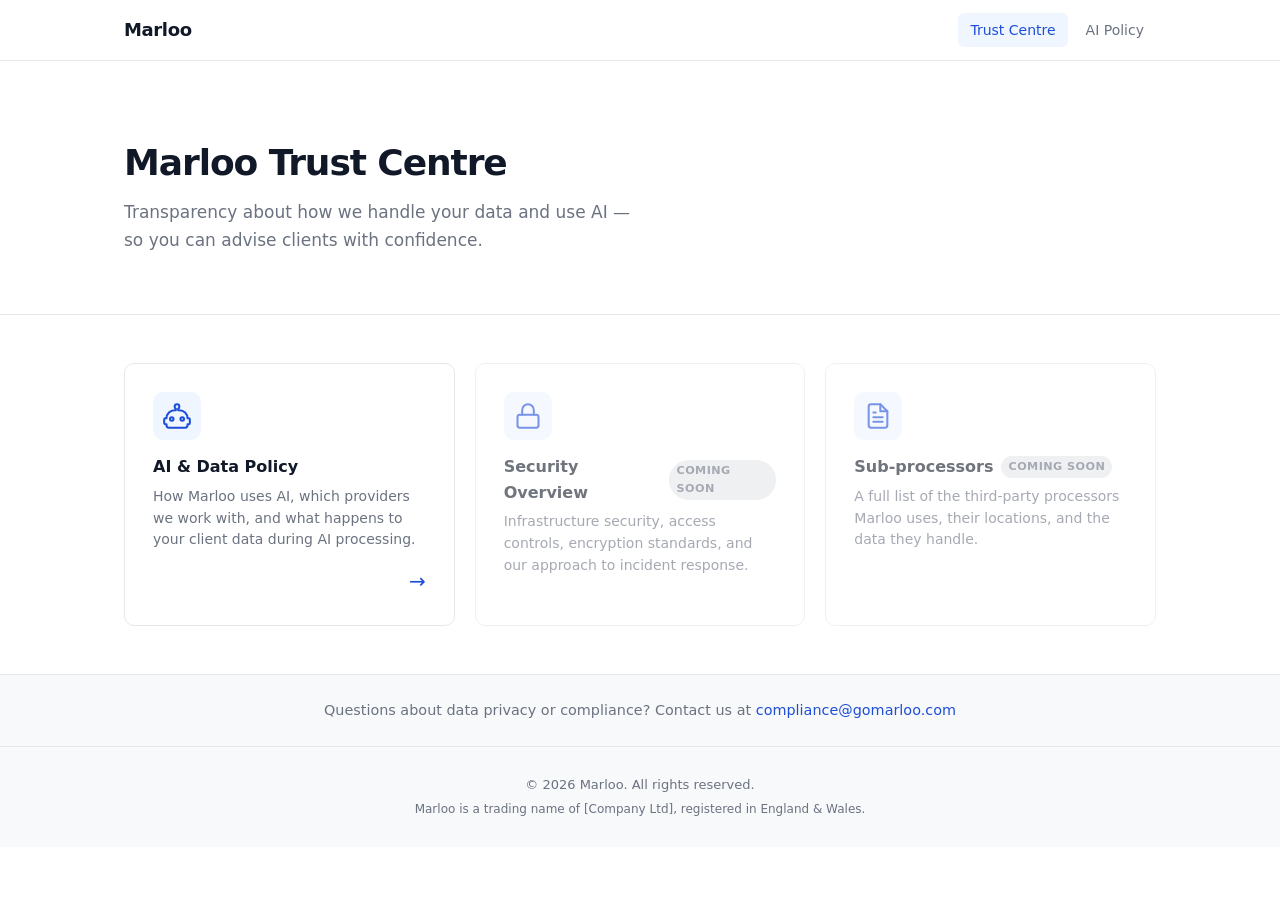
<file: index.html>
<!DOCTYPE html>
<html lang="en">
<head>
  <meta charset="UTF-8">
  <meta name="viewport" content="width=device-width, initial-scale=1.0">
  <title>Marloo Trust Centre</title>
  <link rel="stylesheet" href="styles.css">
</head>
<body>

  <header>
    <div class="container">
      <div class="logo">Marloo</div>
      <nav>
        <a href="index.html" class="active">Trust Centre</a>
        <a href="ai-policy.html">AI Policy</a>
      </nav>
    </div>
  </header>

  <main>
    <section class="hero">
      <div class="container">
        <h1>Marloo Trust Centre</h1>
        <p class="hero-sub">Transparency about how we handle your data and use AI — so you can advise clients with confidence.</p>
      </div>
    </section>

    <section class="cards">
      <div class="container">
        <a href="ai-policy.html" class="card">
          <div class="card-icon">
            <svg xmlns="http://www.w3.org/2000/svg" width="28" height="28" viewBox="0 0 24 24" fill="none" stroke="currentColor" stroke-width="1.75" stroke-linecap="round" stroke-linejoin="round">
              <path d="M12 2a2 2 0 0 1 2 2c0 .74-.4 1.39-1 1.73V7h1a7 7 0 0 1 7 7h1a1 1 0 0 1 1 1v3a1 1 0 0 1-1 1h-1v1a2 2 0 0 1-2 2H5a2 2 0 0 1-2-2v-1H2a1 1 0 0 1-1-1v-3a1 1 0 0 1 1-1h1a7 7 0 0 1 7-7h1V5.73c-.6-.34-1-.99-1-1.73a2 2 0 0 1 2-2z"/>
              <circle cx="7.5" cy="14.5" r="1.5"/>
              <circle cx="16.5" cy="14.5" r="1.5"/>
            </svg>
          </div>
          <div class="card-body">
            <h2>AI &amp; Data Policy</h2>
            <p>How Marloo uses AI, which providers we work with, and what happens to your client data during AI processing.</p>
          </div>
          <div class="card-arrow">→</div>
        </a>

        <div class="card card--coming-soon">
          <div class="card-icon">
            <svg xmlns="http://www.w3.org/2000/svg" width="28" height="28" viewBox="0 0 24 24" fill="none" stroke="currentColor" stroke-width="1.75" stroke-linecap="round" stroke-linejoin="round">
              <rect x="3" y="11" width="18" height="11" rx="2" ry="2"/>
              <path d="M7 11V7a5 5 0 0 1 10 0v4"/>
            </svg>
          </div>
          <div class="card-body">
            <h2>Security Overview <span class="badge">Coming soon</span></h2>
            <p>Infrastructure security, access controls, encryption standards, and our approach to incident response.</p>
          </div>
        </div>

        <div class="card card--coming-soon">
          <div class="card-icon">
            <svg xmlns="http://www.w3.org/2000/svg" width="28" height="28" viewBox="0 0 24 24" fill="none" stroke="currentColor" stroke-width="1.75" stroke-linecap="round" stroke-linejoin="round">
              <path d="M14 2H6a2 2 0 0 0-2 2v16a2 2 0 0 0 2 2h12a2 2 0 0 0 2-2V8z"/>
              <polyline points="14 2 14 8 20 8"/>
              <line x1="16" y1="13" x2="8" y2="13"/>
              <line x1="16" y1="17" x2="8" y2="17"/>
              <polyline points="10 9 9 9 8 9"/>
            </svg>
          </div>
          <div class="card-body">
            <h2>Sub-processors <span class="badge">Coming soon</span></h2>
            <p>A full list of the third-party processors Marloo uses, their locations, and the data they handle.</p>
          </div>
        </div>
      </div>
    </section>

    <section class="contact-strip">
      <div class="container">
        <p>Questions about data privacy or compliance? Contact us at <a href="mailto:compliance@gomarloo.com">compliance@gomarloo.com</a></p>
      </div>
    </section>
  </main>

  <footer>
    <div class="container">
      <p>&copy; 2026 Marloo. All rights reserved.</p>
      <p class="footer-sub">Marloo is a trading name of [Company Ltd], registered in England &amp; Wales.</p>
    </div>
  </footer>

</body>
</html>
</file>
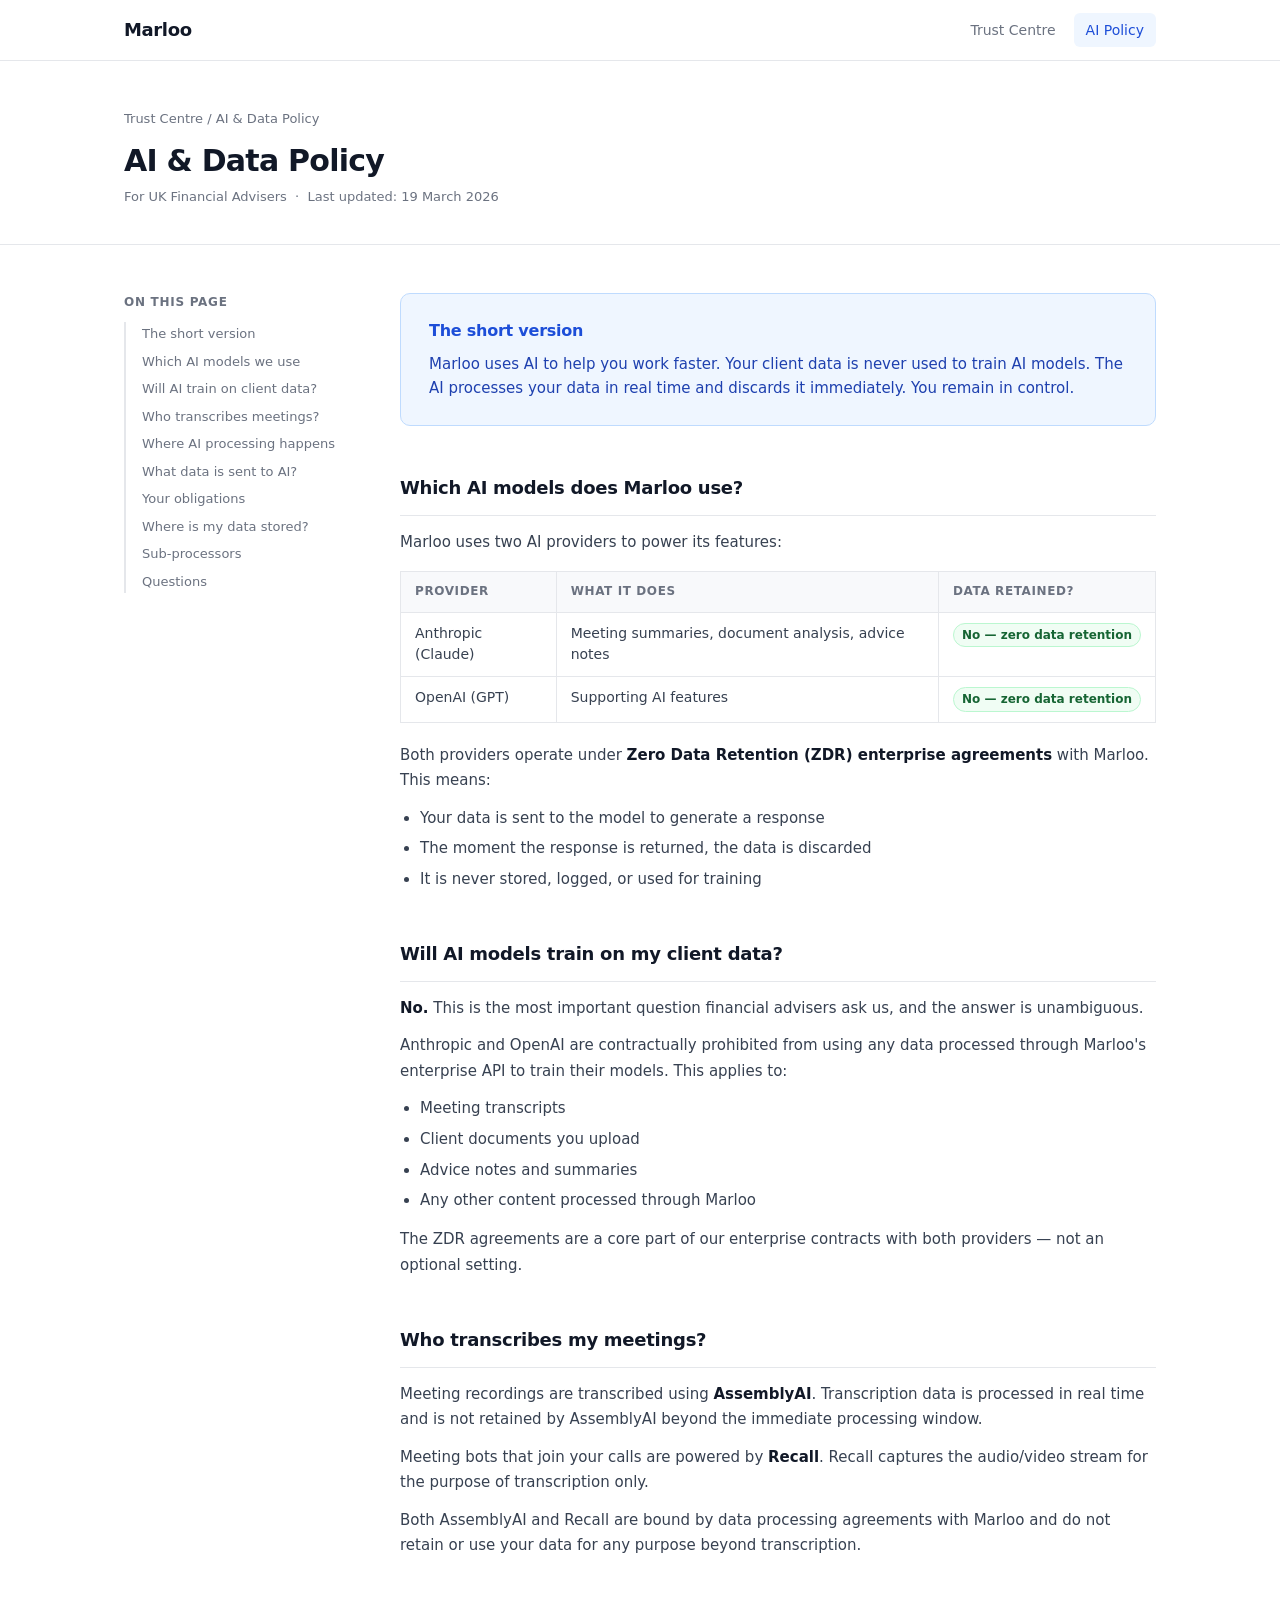
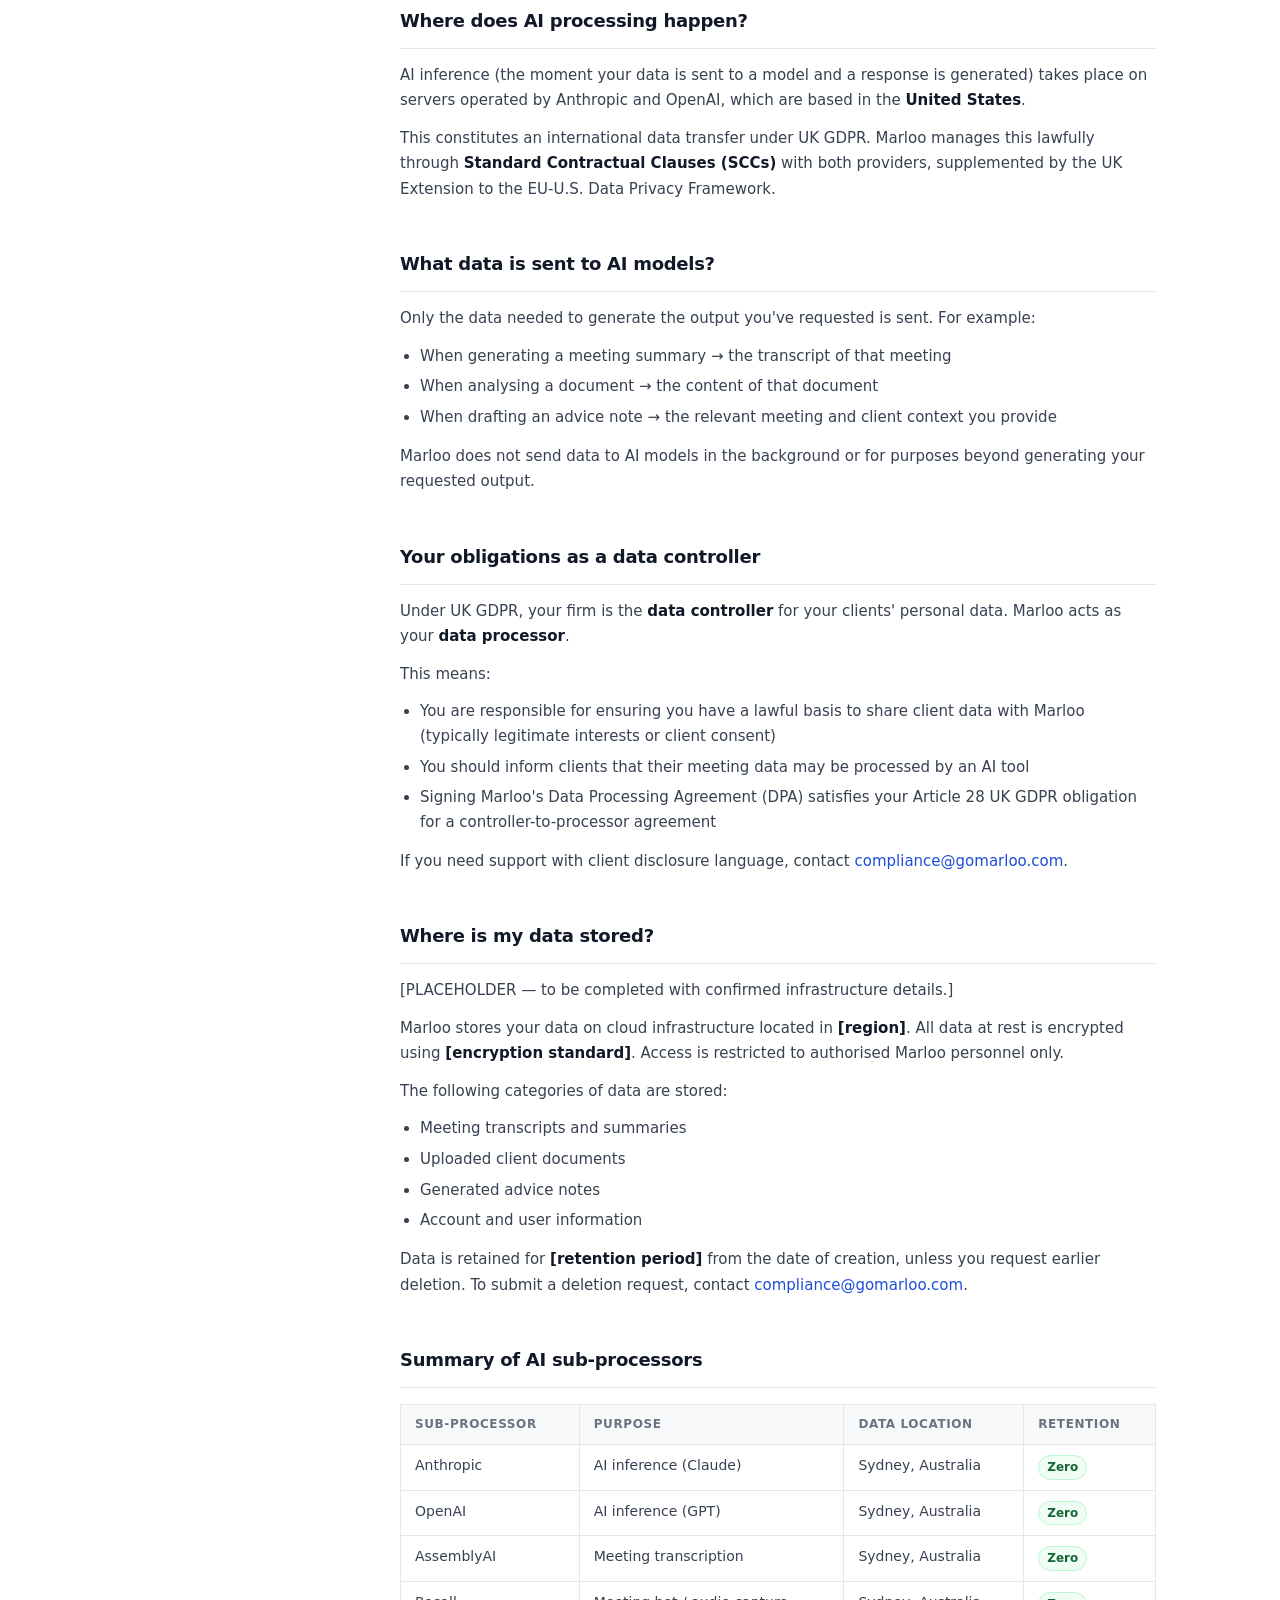
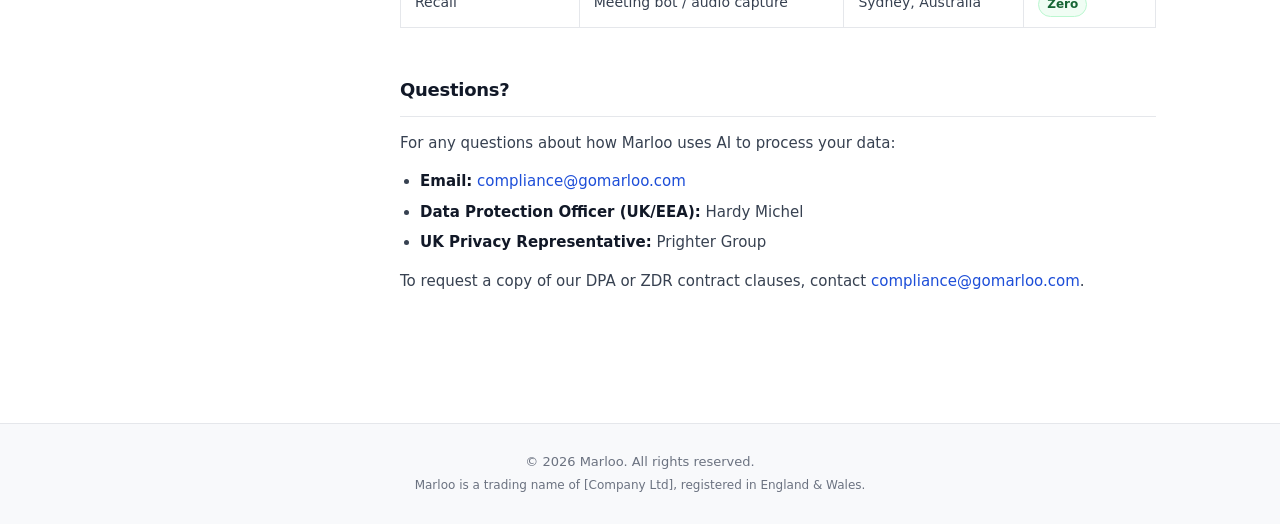
<file: ai-policy.html>
<!DOCTYPE html>
<html lang="en">
<head>
  <meta charset="UTF-8">
  <meta name="viewport" content="width=device-width, initial-scale=1.0">
  <title>AI &amp; Data Policy — Marloo Trust Centre</title>
  <link rel="stylesheet" href="styles.css">
</head>
<body>

  <header>
    <div class="container">
      <div class="logo">Marloo</div>
      <nav>
        <a href="index.html">Trust Centre</a>
        <a href="ai-policy.html" class="active">AI Policy</a>
      </nav>
    </div>
  </header>

  <main>
    <section class="page-hero">
      <div class="container">
        <div class="breadcrumb"><a href="index.html">Trust Centre</a> / AI &amp; Data Policy</div>
        <h1>AI &amp; Data Policy</h1>
        <p class="page-meta">For UK Financial Advisers &nbsp;·&nbsp; Last updated: 19 March 2026</p>
      </div>
    </section>

    <section class="policy-layout">
      <div class="container">

        <aside class="toc">
          <p class="toc-title">On this page</p>
          <ul>
            <li><a href="#short-version">The short version</a></li>
            <li><a href="#models">Which AI models we use</a></li>
            <li><a href="#training">Will AI train on client data?</a></li>
            <li><a href="#transcription">Who transcribes meetings?</a></li>
            <li><a href="#processing-location">Where AI processing happens</a></li>
            <li><a href="#data-sent">What data is sent to AI?</a></li>
            <li><a href="#obligations">Your obligations</a></li>
            <li><a href="#data-storage">Where is my data stored?</a></li>
            <li><a href="#sub-processors">Sub-processors</a></li>
            <li><a href="#questions">Questions</a></li>
          </ul>
        </aside>

        <article class="policy-content">

          <div class="summary-box" id="short-version">
            <h2>The short version</h2>
            <p>Marloo uses AI to help you work faster. Your client data is never used to train AI models. The AI processes your data in real time and discards it immediately. You remain in control.</p>
          </div>

          <section id="models">
            <h2>Which AI models does Marloo use?</h2>
            <p>Marloo uses two AI providers to power its features:</p>
            <table>
              <thead>
                <tr>
                  <th>Provider</th>
                  <th>What it does</th>
                  <th>Data retained?</th>
                </tr>
              </thead>
              <tbody>
                <tr>
                  <td>Anthropic (Claude)</td>
                  <td>Meeting summaries, document analysis, advice notes</td>
                  <td><span class="tag tag--green">No — zero data retention</span></td>
                </tr>
                <tr>
                  <td>OpenAI (GPT)</td>
                  <td>Supporting AI features</td>
                  <td><span class="tag tag--green">No — zero data retention</span></td>
                </tr>
              </tbody>
            </table>
            <p>Both providers operate under <strong>Zero Data Retention (ZDR) enterprise agreements</strong> with Marloo. This means:</p>
            <ul>
              <li>Your data is sent to the model to generate a response</li>
              <li>The moment the response is returned, the data is discarded</li>
              <li>It is never stored, logged, or used for training</li>
            </ul>
          </section>

          <section id="training">
            <h2>Will AI models train on my client data?</h2>
            <p><strong>No.</strong> This is the most important question financial advisers ask us, and the answer is unambiguous.</p>
            <p>Anthropic and OpenAI are contractually prohibited from using any data processed through Marloo's enterprise API to train their models. This applies to:</p>
            <ul>
              <li>Meeting transcripts</li>
              <li>Client documents you upload</li>
              <li>Advice notes and summaries</li>
              <li>Any other content processed through Marloo</li>
            </ul>
            <p>The ZDR agreements are a core part of our enterprise contracts with both providers — not an optional setting.</p>
          </section>

          <section id="transcription">
            <h2>Who transcribes my meetings?</h2>
            <p>Meeting recordings are transcribed using <strong>AssemblyAI</strong>. Transcription data is processed in real time and is not retained by AssemblyAI beyond the immediate processing window.</p>
            <p>Meeting bots that join your calls are powered by <strong>Recall</strong>. Recall captures the audio/video stream for the purpose of transcription only.</p>
            <p>Both AssemblyAI and Recall are bound by data processing agreements with Marloo and do not retain or use your data for any purpose beyond transcription.</p>
          </section>

          <section id="processing-location">
            <h2>Where does AI processing happen?</h2>
            <p>AI inference (the moment your data is sent to a model and a response is generated) takes place on servers operated by Anthropic and OpenAI, which are based in the <strong>United States</strong>.</p>
            <p>This constitutes an international data transfer under UK GDPR. Marloo manages this lawfully through <strong>Standard Contractual Clauses (SCCs)</strong> with both providers, supplemented by the UK Extension to the EU-U.S. Data Privacy Framework.</p>
          </section>

          <section id="data-sent">
            <h2>What data is sent to AI models?</h2>
            <p>Only the data needed to generate the output you've requested is sent. For example:</p>
            <ul>
              <li>When generating a meeting summary → the transcript of that meeting</li>
              <li>When analysing a document → the content of that document</li>
              <li>When drafting an advice note → the relevant meeting and client context you provide</li>
            </ul>
            <p>Marloo does not send data to AI models in the background or for purposes beyond generating your requested output.</p>
          </section>

          <section id="obligations">
            <h2>Your obligations as a data controller</h2>
            <p>Under UK GDPR, your firm is the <strong>data controller</strong> for your clients' personal data. Marloo acts as your <strong>data processor</strong>.</p>
            <p>This means:</p>
            <ul>
              <li>You are responsible for ensuring you have a lawful basis to share client data with Marloo (typically legitimate interests or client consent)</li>
              <li>You should inform clients that their meeting data may be processed by an AI tool</li>
              <li>Signing Marloo's Data Processing Agreement (DPA) satisfies your Article 28 UK GDPR obligation for a controller-to-processor agreement</li>
            </ul>
            <p>If you need support with client disclosure language, contact <a href="mailto:compliance@gomarloo.com">compliance@gomarloo.com</a>.</p>
          </section>

          <section id="data-storage">
            <h2>Where is my data stored?</h2>
            <p>[PLACEHOLDER — to be completed with confirmed infrastructure details.]</p>
            <p>Marloo stores your data on cloud infrastructure located in <strong>[region]</strong>. All data at rest is encrypted using <strong>[encryption standard]</strong>. Access is restricted to authorised Marloo personnel only.</p>
            <p>The following categories of data are stored:</p>
            <ul>
              <li>Meeting transcripts and summaries</li>
              <li>Uploaded client documents</li>
              <li>Generated advice notes</li>
              <li>Account and user information</li>
            </ul>
            <p>Data is retained for <strong>[retention period]</strong> from the date of creation, unless you request earlier deletion. To submit a deletion request, contact <a href="mailto:compliance@gomarloo.com">compliance@gomarloo.com</a>.</p>
          </section>

          <section id="sub-processors">
            <h2>Summary of AI sub-processors</h2>
            <table>
              <thead>
                <tr>
                  <th>Sub-processor</th>
                  <th>Purpose</th>
                  <th>Data location</th>
                  <th>Retention</th>
                </tr>
              </thead>
              <tbody>
                <tr>
                  <td>Anthropic</td>
                  <td>AI inference (Claude)</td>
                  <td>Sydney, Australia</td>
                  <td><span class="tag tag--green">Zero</span></td>
                </tr>
                <tr>
                  <td>OpenAI</td>
                  <td>AI inference (GPT)</td>
                  <td>Sydney, Australia</td>
                  <td><span class="tag tag--green">Zero</span></td>
                </tr>
                <tr>
                  <td>AssemblyAI</td>
                  <td>Meeting transcription</td>
                  <td>Sydney, Australia</td>
                  <td><span class="tag tag--green">Zero</span></td>
                </tr>
                <tr>
                  <td>Recall</td>
                  <td>Meeting bot / audio capture</td>
                  <td>Sydney, Australia</td>
                  <td><span class="tag tag--green">Zero</span></td>
                </tr>
              </tbody>
            </table>
          </section>

          <section id="questions">
            <h2>Questions?</h2>
            <p>For any questions about how Marloo uses AI to process your data:</p>
            <ul>
              <li><strong>Email:</strong> <a href="mailto:compliance@gomarloo.com">compliance@gomarloo.com</a></li>
              <li><strong>Data Protection Officer (UK/EEA):</strong> Hardy Michel</li>
              <li><strong>UK Privacy Representative:</strong> Prighter Group</li>
            </ul>
            <p>To request a copy of our DPA or ZDR contract clauses, contact <a href="mailto:compliance@gomarloo.com">compliance@gomarloo.com</a>.</p>
          </section>

        </article>
      </div>
    </section>
  </main>

  <footer>
    <div class="container">
      <p>&copy; 2026 Marloo. All rights reserved.</p>
      <p class="footer-sub">Marloo is a trading name of [Company Ltd], registered in England &amp; Wales.</p>
    </div>
  </footer>

</body>
</html>
</file>
<file: styles.css>
/* ─── Reset & Base ─────────────────────────────────────────────────────── */

*, *::before, *::after { box-sizing: border-box; margin: 0; padding: 0; }

:root {
  --color-bg:          #ffffff;
  --color-surface:     #f8f9fb;
  --color-border:      #e5e7eb;
  --color-text:        #111827;
  --color-text-muted:  #6b7280;
  --color-accent:      #1d4ed8;
  --color-accent-light:#eff6ff;
  --color-green:       #166534;
  --color-green-bg:    #f0fdf4;
  --color-green-border:#bbf7d0;
  --font:              'Inter', system-ui, -apple-system, sans-serif;
  --radius:            10px;
  --shadow:            0 1px 3px rgba(0,0,0,.08), 0 1px 2px rgba(0,0,0,.05);
  --shadow-md:         0 4px 12px rgba(0,0,0,.08);
}

html { font-size: 16px; scroll-behavior: smooth; }

body {
  font-family: var(--font);
  color: var(--color-text);
  background: var(--color-bg);
  line-height: 1.6;
  -webkit-font-smoothing: antialiased;
}

a { color: var(--color-accent); text-decoration: none; }
a:hover { text-decoration: underline; }

/* ─── Layout ────────────────────────────────────────────────────────────── */

.container {
  max-width: 1080px;
  margin: 0 auto;
  padding: 0 24px;
}

/* ─── Header ────────────────────────────────────────────────────────────── */

header {
  position: sticky;
  top: 0;
  z-index: 100;
  background: rgba(255,255,255,.9);
  backdrop-filter: blur(8px);
  border-bottom: 1px solid var(--color-border);
}

header .container {
  display: flex;
  align-items: center;
  justify-content: space-between;
  height: 60px;
}

.logo {
  font-size: 1.125rem;
  font-weight: 700;
  letter-spacing: -.02em;
  color: var(--color-text);
}

nav {
  display: flex;
  gap: 6px;
}

nav a {
  font-size: .875rem;
  font-weight: 500;
  color: var(--color-text-muted);
  padding: 6px 12px;
  border-radius: 6px;
  transition: background .15s, color .15s;
  text-decoration: none;
}

nav a:hover { background: var(--color-surface); color: var(--color-text); }
nav a.active { color: var(--color-accent); background: var(--color-accent-light); }

/* ─── Hero (homepage) ───────────────────────────────────────────────────── */

.hero {
  padding: 80px 0 60px;
  border-bottom: 1px solid var(--color-border);
}

.hero h1 {
  font-size: 2.25rem;
  font-weight: 800;
  letter-spacing: -.03em;
  line-height: 1.2;
  margin-bottom: 14px;
}

.hero-sub {
  font-size: 1.0625rem;
  color: var(--color-text-muted);
  max-width: 520px;
  line-height: 1.65;
}

/* ─── Cards (homepage) ──────────────────────────────────────────────────── */

.cards { padding: 48px 0; }

.cards .container {
  display: grid;
  grid-template-columns: repeat(auto-fill, minmax(300px, 1fr));
  gap: 20px;
}

.card {
  display: flex;
  flex-direction: column;
  gap: 14px;
  padding: 28px;
  border: 1px solid var(--color-border);
  border-radius: var(--radius);
  background: var(--color-bg);
  transition: box-shadow .2s, border-color .2s;
  text-decoration: none;
  color: inherit;
  position: relative;
}

.card:not(.card--coming-soon):hover {
  box-shadow: var(--shadow-md);
  border-color: #c7d2fe;
  text-decoration: none;
}

.card--coming-soon {
  opacity: .6;
  cursor: default;
}

.card-icon {
  width: 48px;
  height: 48px;
  border-radius: 10px;
  background: var(--color-accent-light);
  display: flex;
  align-items: center;
  justify-content: center;
  color: var(--color-accent);
  flex-shrink: 0;
}

.card-body { flex: 1; }
.card-body h2 { font-size: 1rem; font-weight: 650; margin-bottom: 6px; display: flex; align-items: center; gap: 8px; }
.card-body p { font-size: .875rem; color: var(--color-text-muted); line-height: 1.55; }

.card-arrow {
  font-size: 1.25rem;
  color: var(--color-accent);
  align-self: flex-end;
}

.badge {
  font-size: .7rem;
  font-weight: 600;
  text-transform: uppercase;
  letter-spacing: .04em;
  background: var(--color-border);
  color: var(--color-text-muted);
  padding: 2px 7px;
  border-radius: 20px;
}

/* ─── Contact strip ─────────────────────────────────────────────────────── */

.contact-strip {
  background: var(--color-surface);
  border-top: 1px solid var(--color-border);
  padding: 24px 0;
}

.contact-strip p {
  font-size: .9rem;
  color: var(--color-text-muted);
  text-align: center;
}

/* ─── Page hero (inner pages) ───────────────────────────────────────────── */

.page-hero {
  padding: 48px 0 36px;
  border-bottom: 1px solid var(--color-border);
}

.breadcrumb {
  font-size: .8125rem;
  color: var(--color-text-muted);
  margin-bottom: 12px;
}

.breadcrumb a { color: var(--color-text-muted); }
.breadcrumb a:hover { color: var(--color-accent); }

.page-hero h1 {
  font-size: 1.875rem;
  font-weight: 800;
  letter-spacing: -.025em;
  line-height: 1.25;
  margin-bottom: 8px;
}

.page-meta {
  font-size: .8125rem;
  color: var(--color-text-muted);
}

/* ─── Policy layout ─────────────────────────────────────────────────────── */

.policy-layout { padding: 48px 0 80px; }

.policy-layout .container {
  display: grid;
  grid-template-columns: 220px 1fr;
  gap: 56px;
  align-items: start;
}

/* Table of contents */

.toc {
  position: sticky;
  top: 80px;
}

.toc-title {
  font-size: .75rem;
  font-weight: 700;
  text-transform: uppercase;
  letter-spacing: .06em;
  color: var(--color-text-muted);
  margin-bottom: 10px;
}

.toc ul {
  list-style: none;
  border-left: 2px solid var(--color-border);
  padding-left: 16px;
}

.toc li { margin-bottom: 4px; }

.toc a {
  font-size: .8125rem;
  color: var(--color-text-muted);
  text-decoration: none;
  line-height: 1.5;
  display: block;
  padding: 2px 0;
  transition: color .15s;
}

.toc a:hover { color: var(--color-accent); }

/* Policy content */

.policy-content section {
  margin-bottom: 48px;
}

.policy-content h2 {
  font-size: 1.125rem;
  font-weight: 700;
  letter-spacing: -.015em;
  margin-bottom: 14px;
  padding-bottom: 12px;
  border-bottom: 1px solid var(--color-border);
}

.policy-content p {
  font-size: .9375rem;
  color: #374151;
  line-height: 1.7;
  margin-bottom: 12px;
}

.policy-content ul {
  margin: 12px 0 14px 20px;
}

.policy-content li {
  font-size: .9375rem;
  color: #374151;
  line-height: 1.65;
  margin-bottom: 6px;
}

.policy-content strong { color: var(--color-text); }

/* Summary box */

.summary-box {
  background: var(--color-accent-light);
  border: 1px solid #bfdbfe;
  border-radius: var(--radius);
  padding: 24px 28px;
  margin-bottom: 48px;
}

.summary-box h2 {
  font-size: 1rem;
  font-weight: 700;
  border-bottom: none;
  padding-bottom: 0;
  margin-bottom: 8px;
  color: var(--color-accent);
}

.summary-box p {
  font-size: .9375rem;
  color: #1e40af;
  margin-bottom: 0;
  line-height: 1.65;
}

/* Tables */

table {
  width: 100%;
  border-collapse: collapse;
  margin: 16px 0 20px;
  font-size: .875rem;
}

th {
  text-align: left;
  font-size: .75rem;
  font-weight: 600;
  text-transform: uppercase;
  letter-spacing: .05em;
  color: var(--color-text-muted);
  padding: 10px 14px;
  background: var(--color-surface);
  border: 1px solid var(--color-border);
}

td {
  padding: 10px 14px;
  border: 1px solid var(--color-border);
  vertical-align: top;
  color: #374151;
  line-height: 1.55;
}

tr:hover td { background: var(--color-surface); }

/* Tags */

.tag {
  display: inline-block;
  font-size: .75rem;
  font-weight: 600;
  padding: 2px 8px;
  border-radius: 20px;
  white-space: nowrap;
}

.tag--green {
  color: var(--color-green);
  background: var(--color-green-bg);
  border: 1px solid var(--color-green-border);
}

/* ─── Footer ────────────────────────────────────────────────────────────── */

footer {
  background: var(--color-surface);
  border-top: 1px solid var(--color-border);
  padding: 28px 0;
  text-align: center;
}

footer p { font-size: .8125rem; color: var(--color-text-muted); }
footer .footer-sub { margin-top: 4px; font-size: .75rem; }

/* ─── Responsive ────────────────────────────────────────────────────────── */

@media (max-width: 768px) {
  .hero h1 { font-size: 1.75rem; }
  .page-hero h1 { font-size: 1.5rem; }

  .policy-layout .container {
    grid-template-columns: 1fr;
    gap: 32px;
  }

  .toc {
    position: static;
    background: var(--color-surface);
    border: 1px solid var(--color-border);
    border-radius: var(--radius);
    padding: 20px;
  }
}
</file>
